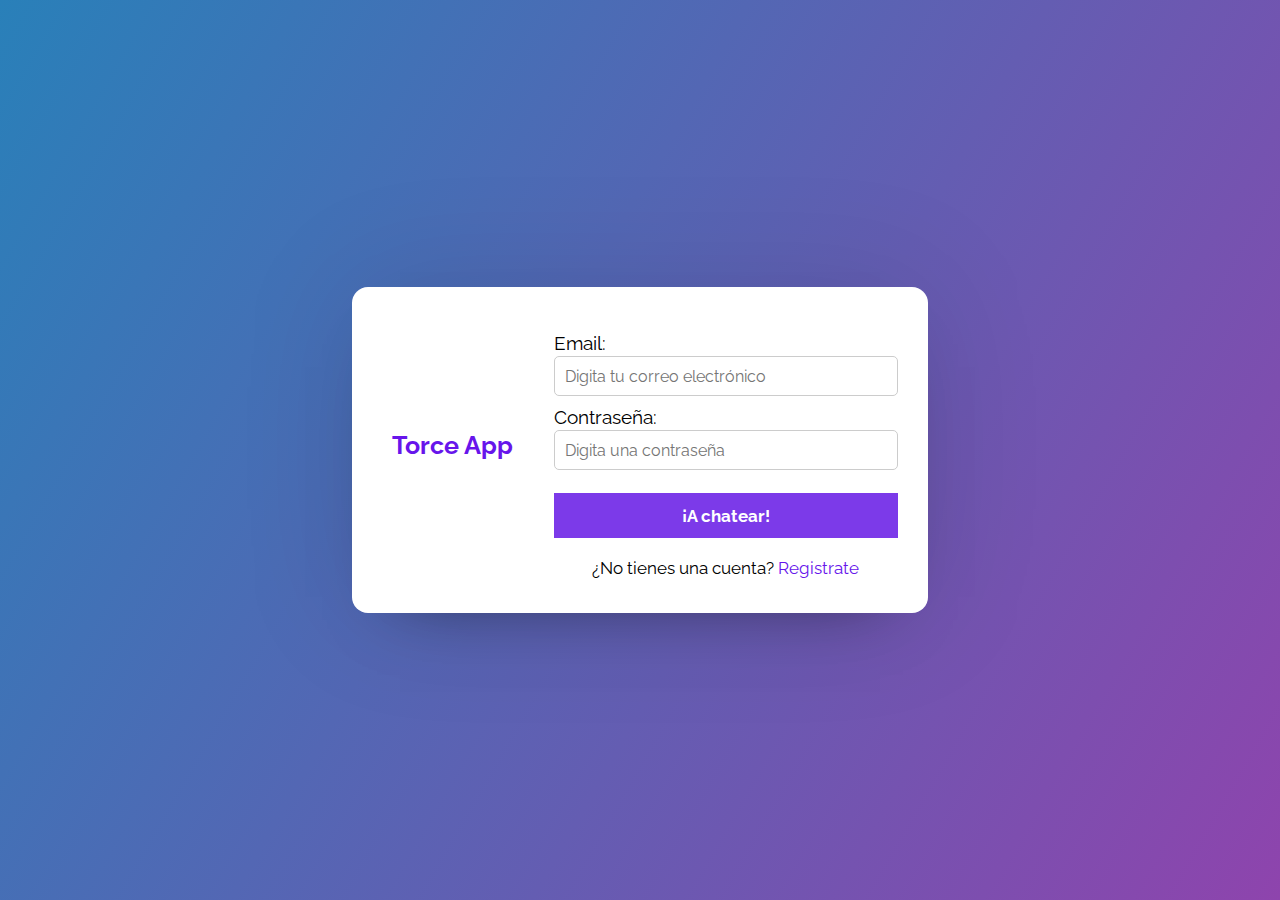
<file: views/login.html>
<html>
    <head>
        <meta charset="UTF-8">
        <meta http-equiv="X-UA-Compatible" content="IE=edge">
        <meta name="viewport" content="width=device-width, initial-scale=1.0">
        <title>Login - Torce</title>
        <link rel="icon" type="image/x-icon" href="/images/favicon.ico">
        <link rel="stylesheet" href="../src/css/style.css">
        <link rel="stylesheet" href="https://use.fontawesome.com/releases/v5.15.4/css/all.css" integrity="sha384-DyZ88mC6Up2uqS4h/KRgHuoeGwBcD4Ng9SiP4dIRy0EXTlnuz47vAwmeGwVChigm" crossorigin="anonymous">
    </head>
    <body>           
        <div class="container">
            <section class="logo">
                <!--PONIENDO UN ICONO CON FONT AWESOME-->
                <i class="fas fa-comments"></i>
                <header>Torce App</header>
            </section>
            <section class="form signup">
                
                <form action="../src/php/login.php" method="post">
                   <!-- <div class="txt_error">Error de mensaje</div>-->
                    
                    <div class="field input">
                        <label for="">Email:</label>
                        <input type="email" placeholder="Digita tu correo electrónico" Name="Email">
                    </div>
                    <div class="field input">
                        <label for="">Contraseña:</label>
                        <input type="text" placeholder="Digita una contraseña" Name="Password">
                        <i class="fas fa-eye"></i>
                    </div>
                    <div class="field submit">
                        <input type="submit" value="¡A chatear!" id="login-button">
                    </div>
                </form>
                <div class="already-sup">¿No tienes una cuenta? <a href="register.html">Registrate</a></div>
            </section>
        </div>
    

    </body>
</html>
</file>
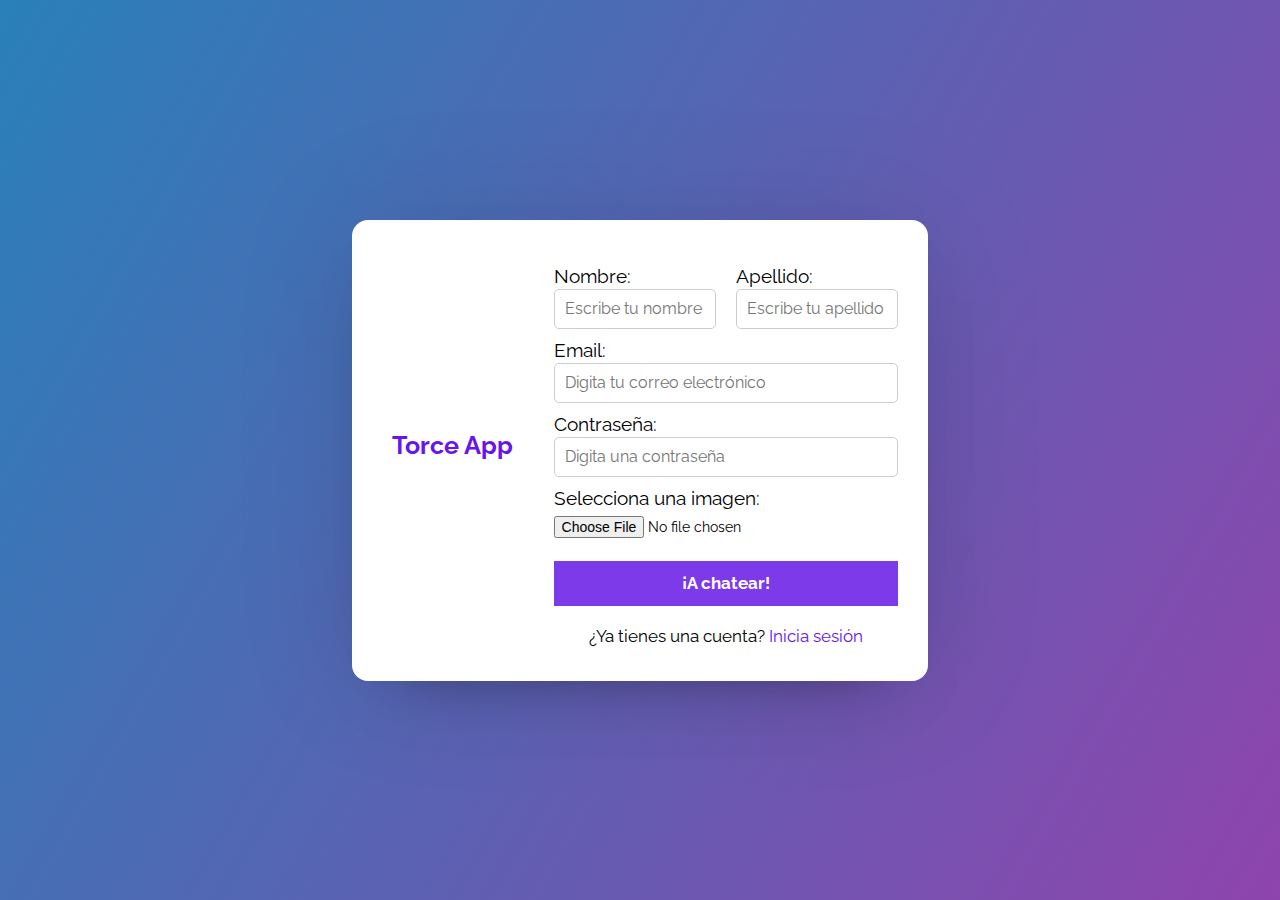
<file: views/register.html>
<!DOCTYPE html>
<html lang="en">
<head>
    <meta charset="UTF-8">
    <meta http-equiv="X-UA-Compatible" content="IE=edge">
    <meta name="viewport" content="width=device-width, initial-scale=1.0">
    <title>Registrarse - Torce</title>
    <link rel="stylesheet" href="../src/css/style.css">
    <!--AGREGANDO FONT AWESOME-->
    <link rel="stylesheet" href="https://use.fontawesome.com/releases/v5.15.4/css/all.css" integrity="sha384-DyZ88mC6Up2uqS4h/KRgHuoeGwBcD4Ng9SiP4dIRy0EXTlnuz47vAwmeGwVChigm" crossorigin="anonymous">
</head>
<body>
    <div class="container">
        <section class="logo">
            <!--PONIENDO UN ICONO CON FONT AWESOME-->
            <i class="fas fa-comments"></i>
            <header>Torce App</header>
        </section>
        <section class="form signup">
            
            <form action="../src/php/register.php" method="post">
               <!-- <div class="txt_error">Error de mensaje</div>-->
                <div class="name-surname">
                    <div class="field input">
                        <label for="">Nombre:</label>
                        <input type="text" placeholder="Escribe tu nombre" name="Name">
                    </div>
                    <div class="field input">
                        <label for="">Apellido:</label>
                        <input type="text" placeholder="Escribe tu apellido" Name ="LastName" >
                    </div>
                </div>
                <div class="field input">
                    <label for="">Email:</label>
                    <input type="email" placeholder="Digita tu correo electrónico" name="Email">
                </div>
                <div class="field input">
                    <label for="">Contraseña:</label>
                    <input type="text" placeholder="Digita una contraseña" name="Password">
                    <i class="fas fa-eye"></i>
                </div>
                <div class="field image">
                    <label for="">Selecciona una imagen:</label>
                    <input type="file" Name="ProfilePic">
                </div>
                <input name="active" id="active" type="hidden" value="false">
                <input name="code" id='code' value='".$randomnumber."' type='hidden' required>
                <div class="field submit">
                    <input type="submit" value="¡A chatear!">
                </div>
            </form>
            <div class="already-sup">¿Ya tienes una cuenta? <a href="login.html">Inicia sesión</a></div>
        </section>
    </div>
    
    
</body>
</html>
</file>
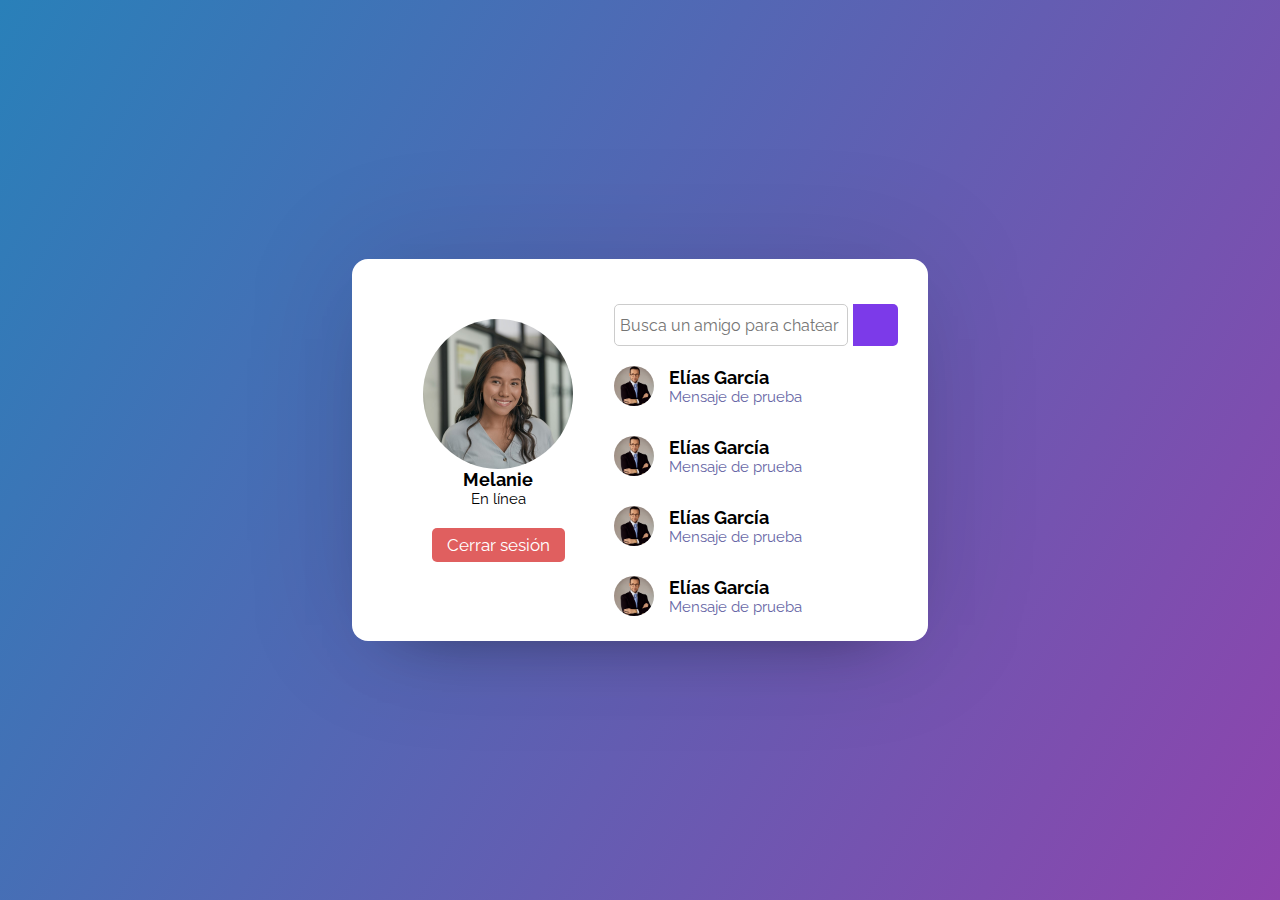
<file: views/users.html>
<!DOCTYPE html>
<html lang="en">

<head>
    <meta charset="UTF-8">
    <meta http-equiv="X-UA-Compatible" content="IE=edge">
    <meta name="viewport" content="width=device-width, initial-scale=1.0">
    <title>Lista de Usuarios - Torce</title>
    <link rel="stylesheet" href="../src/css/style.css">
    <link rel="stylesheet" href="https://use.fontawesome.com/releases/v5.15.4/css/all.css"
        integrity="sha384-DyZ88mC6Up2uqS4h/KRgHuoeGwBcD4Ng9SiP4dIRy0EXTlnuz47vAwmeGwVChigm" crossorigin="anonymous">
</head>

<body>
    <div class="container usersc">
        <section class="users">
            <div class="sec-user">
                <header>
                    <div class="content">
                        <img src="../src/assets/img/persona2.jpg" alt="">
                        <div class="details">
                            <span>Melanie</span>
                            <p>En línea</p>
                        </div>
                    </div>
                    <a href="" class="logout">Cerrar sesión</a>
                </header>
            </div>
            <div class="sec-chats">
                <div class="search">
                    <span class="text">Elige un usuario para chatear</span>
                    <input type="text" placeholder="Busca un amigo para chatear">
                    <button> <i class="fas fa-search"></i></button>
                </div>
                <div class="users-list">
                    <a href="#">
                        <div class="content">
                            <img src="../src/assets/img/persona3.jpg" alt="">
                            <div class="details">
                                <span>Elías García</span>
                                <p>Mensaje de prueba</p>
                            </div>
                        </div>
                        <div class="status-dot">
                            <i class="fas fa-circle"></i>
                        </div>
                    </a>
                    <a href="#">
                        <div class="content">
                            <img src="../src/assets/img/persona3.jpg" alt="">
                            <div class="details">
                                <span>Elías García</span>
                                <p>Mensaje de prueba</p>
                            </div>
                        </div>
                        <div class="status-dot">
                            <i class="fas fa-circle"></i>
                        </div>
                    </a>
                    <a href="#">
                        <div class="content">
                            <img src="../src/assets/img/persona3.jpg" alt="">
                            <div class="details">
                                <span>Elías García</span>
                                <p>Mensaje de prueba</p>
                            </div>
                        </div>
                        <div class="status-dot">
                            <i class="fas fa-circle"></i>
                        </div>
                    </a> <a href="#">
                        <div class="content">
                            <img src="../src/assets/img/persona3.jpg" alt="">
                            <div class="details">
                                <span>Elías García</span>
                                <p>Mensaje de prueba</p>
                            </div>
                        </div>
                        <div class="status-dot">
                            <i class="fas fa-circle"></i>
                        </div>
                    </a> <a href="#">
                        <div class="content">
                            <img src="../src/assets/img/persona3.jpg" alt="">
                            <div class="details">
                                <span>Elías García</span>
                                <p>Mensaje de prueba</p>
                            </div>
                        </div>
                        <div class="status-dot offline">
                            <i class="fas fa-circle"></i>
                        </div>
                    </a>
                </div>
            </div>
        </section>
    </div>


</body>

</html>
</file>
<file: src/css/style.css>
@import url("https://fonts.googleapis.com/css2?family=Raleway:ital,wght@0,100;0,200;0,300;0,400;0,500;0,600;0,700;0,800;0,900;1,100;1,200;1,300;1,400;1,500;1,600;1,700;1,800;1,900&display=swap");

* {
  margin: 0;
  padding: 0;
  box-sizing: border-box;
  text-decoration: none;
  font-family: "Raleway", sans-serif;
}

body {
  display: flex;
  align-items: center;
  justify-content: center;
  min-height: 100vh;
  background: linear-gradient(120deg, #2980b9, #8e44ad);
}

.container {
  display: flex;
  background-color: #fff;
  width: 45%;
  border-radius: 16px;
  box-shadow: 0 0 128px 0 rgba(0, 0, 0, 0.1),
    0 32px 64px -48px rgba(0, 0, 0, 0.5);
}

/* Codigo para formulario de Registro */
.logo {
  display: flex;
  flex-direction: column;
  width: 35%;
  align-items: center;
  justify-content: center;
}

.logo {
  font-size: 50px;
  color: #8d56e6;
}

.form {
  padding: 25px 30px 25px 0px;
  width: 65%;
}

.logo header {
  text-align: center;
  font-size: 25px;
  font-weight: bold;
  padding-bottom: 10px;
  color: #6715eb;
}
.form form {
  margin: 20px 0;
}

.form form .txt_error {
  color: #721c24;
  background: #e44d5c5d;
  padding: 8px 10px;
  text-align: center;
  border-radius: 5px;
  margin-bottom: 10px;
}

.form form .name-surname {
  display: flex;
}

form .name-surname .field:first-child {
  margin-right: 10px;
}

form .name-surname .field:last-child {
  margin-left: 10px;
}

.form form .field {
  display: flex;
  position: relative;
  flex-direction: column;
  margin-bottom: 10px;
}

.form form .field label {
  margin-bottom: 2px;
  font-size: 19px;
}

.form form .field input {
  outline: none;
}

.form form .input input {
  height: 40px;
  width: 100%;
  font-size: 16px;
  padding: 0 10px;
  border: 1px solid #ccc;
  border-radius: 5px;
}

.form form .image input {
  margin-top: 5px;
  font-size: 14px;
}

.form form .submit input {
  margin-top: 13px;
  height: 45px;
  border: none;
  font-size: 17px;
  font-weight: bold;
  background-color: #7c3ae9;
  color: #fff;
  border: 5px;
  cursor: pointer;
}

.form form .field i {
  position: absolute;
  right: 15px;
  color: #ccc;
  top: 70%;
  transform: translateY(-40%);
  cursor: pointer;
}

.form .already-sup {
  text-align: center;
  margin: 10px 0;
  font-size: 17px;
}

.form .already-sup a {
  color: #6715eb;
}

.form .already-sup a:hover {
  text-decoration: underline;
}

/* Vista de usuarios */

.users {
  padding: 25px 30px;
  width: 100%;
  display: flex;
  justify-content: space-between;
}

.users .sec-user {
  width: 45%;
  display: flex;
  justify-content: center;
  align-items: center;
}

.users .sec-chats {
  width: 55%;
}

.container.usersc {
  width: 45%;
}

.users header,
.users-list a {
  display: flex;
  align-items: center;
  padding-bottom: 20px;
  justify-content: space-between;
}

.users header {
  flex-direction: column;
  width: 100%;
}

.users header .content {
  flex-direction: column;
}

.container img {
  object-fit: cover;
  border-radius: 80px;
}

:is(.users, .users-list) .content {
  display: flex;
  align-items: center;
}

.users header .content img {
  height: 150px;
  width: 150px;
}

:is(.users, .users-list) .details {
  color: #000;
  margin-left: 15px;
}

.users .sec-user .details {
  margin: 0 auto;
  text-align: center;
}

:is(.users, .users-list) .details span {
  font-size: 18px;
  font-weight: bold;
}

:is(.users, .users-list) .details p {
  font-size: 15px;
}

.users header .logout {
  background-color: #e05f5f;
  color: #fff;
  font-size: 17px;
  padding: 7px 15px;
  border-radius: 5px;
  margin: 20px 0px 0px 0px;
}

.users .search {
  margin: 20px 0;
  display: flex;
  align-items: center;
  position: relative;
  justify-content: space-between;
}

.users .search .text {
  font-size: 18px;
}

.users .search input {
  position: absolute;
  height: 42px;
  width: calc(100% - 50px);
  border: 1px solid #ccc;
  font-size: 16px;
  border-radius: 5px;
  padding-left: 5px;
}

.users .search button {
  width: 47px;
  height: 42px;
  border: none;
  outline: none;
  color: #fff;
  background-color: #7c3ae9;
  cursor: pointer;
  font-size: 18px;
  border-radius: 0 5px 5px 0;
}

.users-list {
  max-height: 250px;
  overflow-y: auto;
}

.users-list::-webkit-scrollbar {
  width: 0px;
}

.users-list a {
  margin-bottom: 10px;
  page-break-after: 10px;
  padding-right: 15px;
  border-bottom-color: #f1f1f1;
}

.users-list a .content img {
  height: 40px;
  width: 40px;
}

.users-list a .content p {
  color: #6767a6;
}

.users-list a .status-dot {
  font-size: 12px;
  color: #468669;
}

.users-list a .status-dot.offline {
  font-size: 12px;
  color: #ccc;
}

.users-list a:last-child {
  border: none;
  margin-bottom: 0px;
}
</file>
